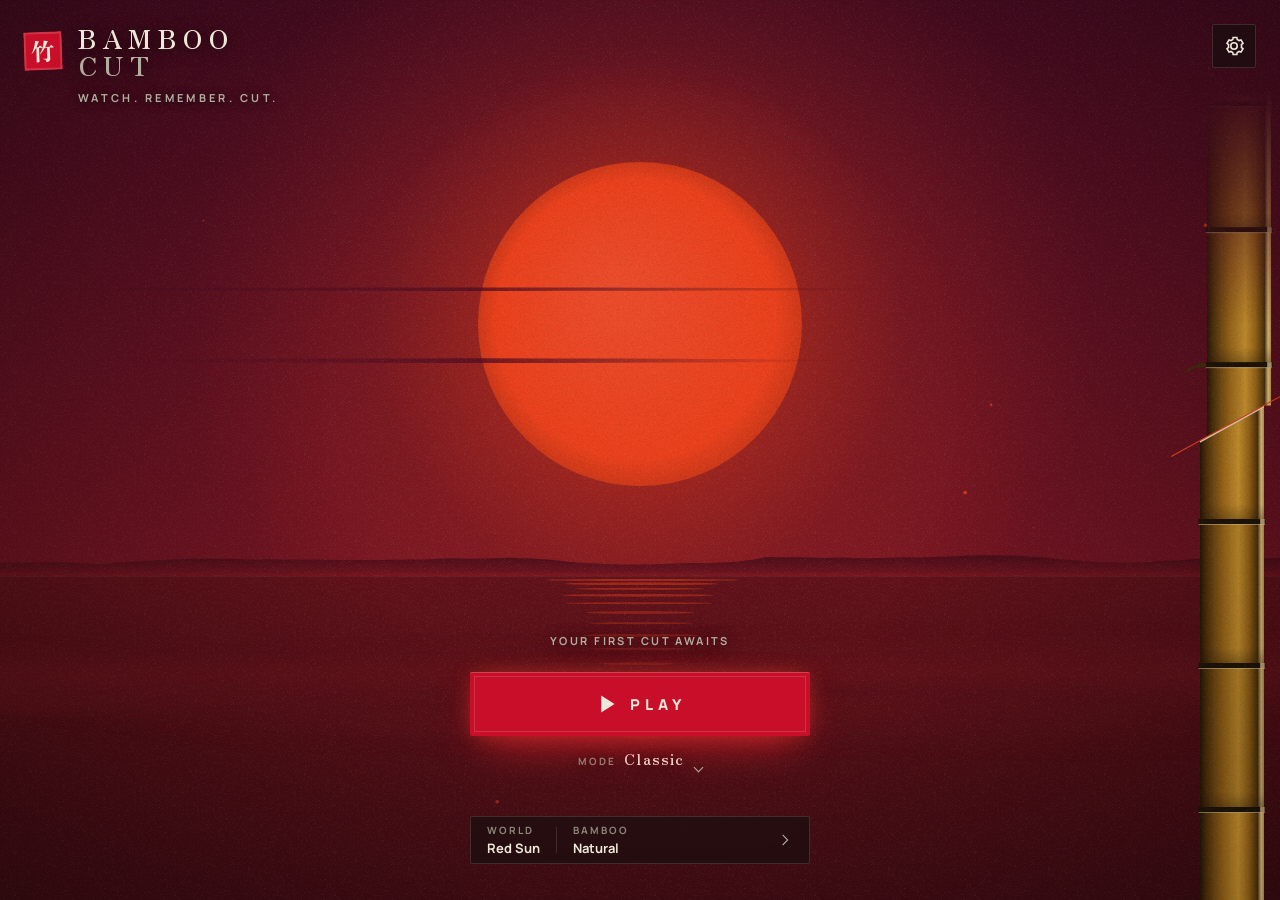
<file: index.html>
<!doctype html>
<html lang="en">
<head>
  <meta charset="utf-8" />
  <meta name="viewport" content="width=device-width, initial-scale=1, viewport-fit=cover, user-scalable=no" />
  <meta name="theme-color" content="#0A0A0B" />
  <meta name="robots" content="noindex" />
  <title>BAMBOO CUT</title>
  <!-- Telegram Mini App bridge: provides WebApp.initData, which the server verifies (ARCHITECTURE §5.1). -->
  <script type="module" crossorigin src="./assets/main-BcaYMk87.js"></script>
  <link rel="stylesheet" crossorigin href="./assets/main-D4PzMAQY.css">
</head>
<body>
  <div id="app"></div>
</body>
</html>
</file>
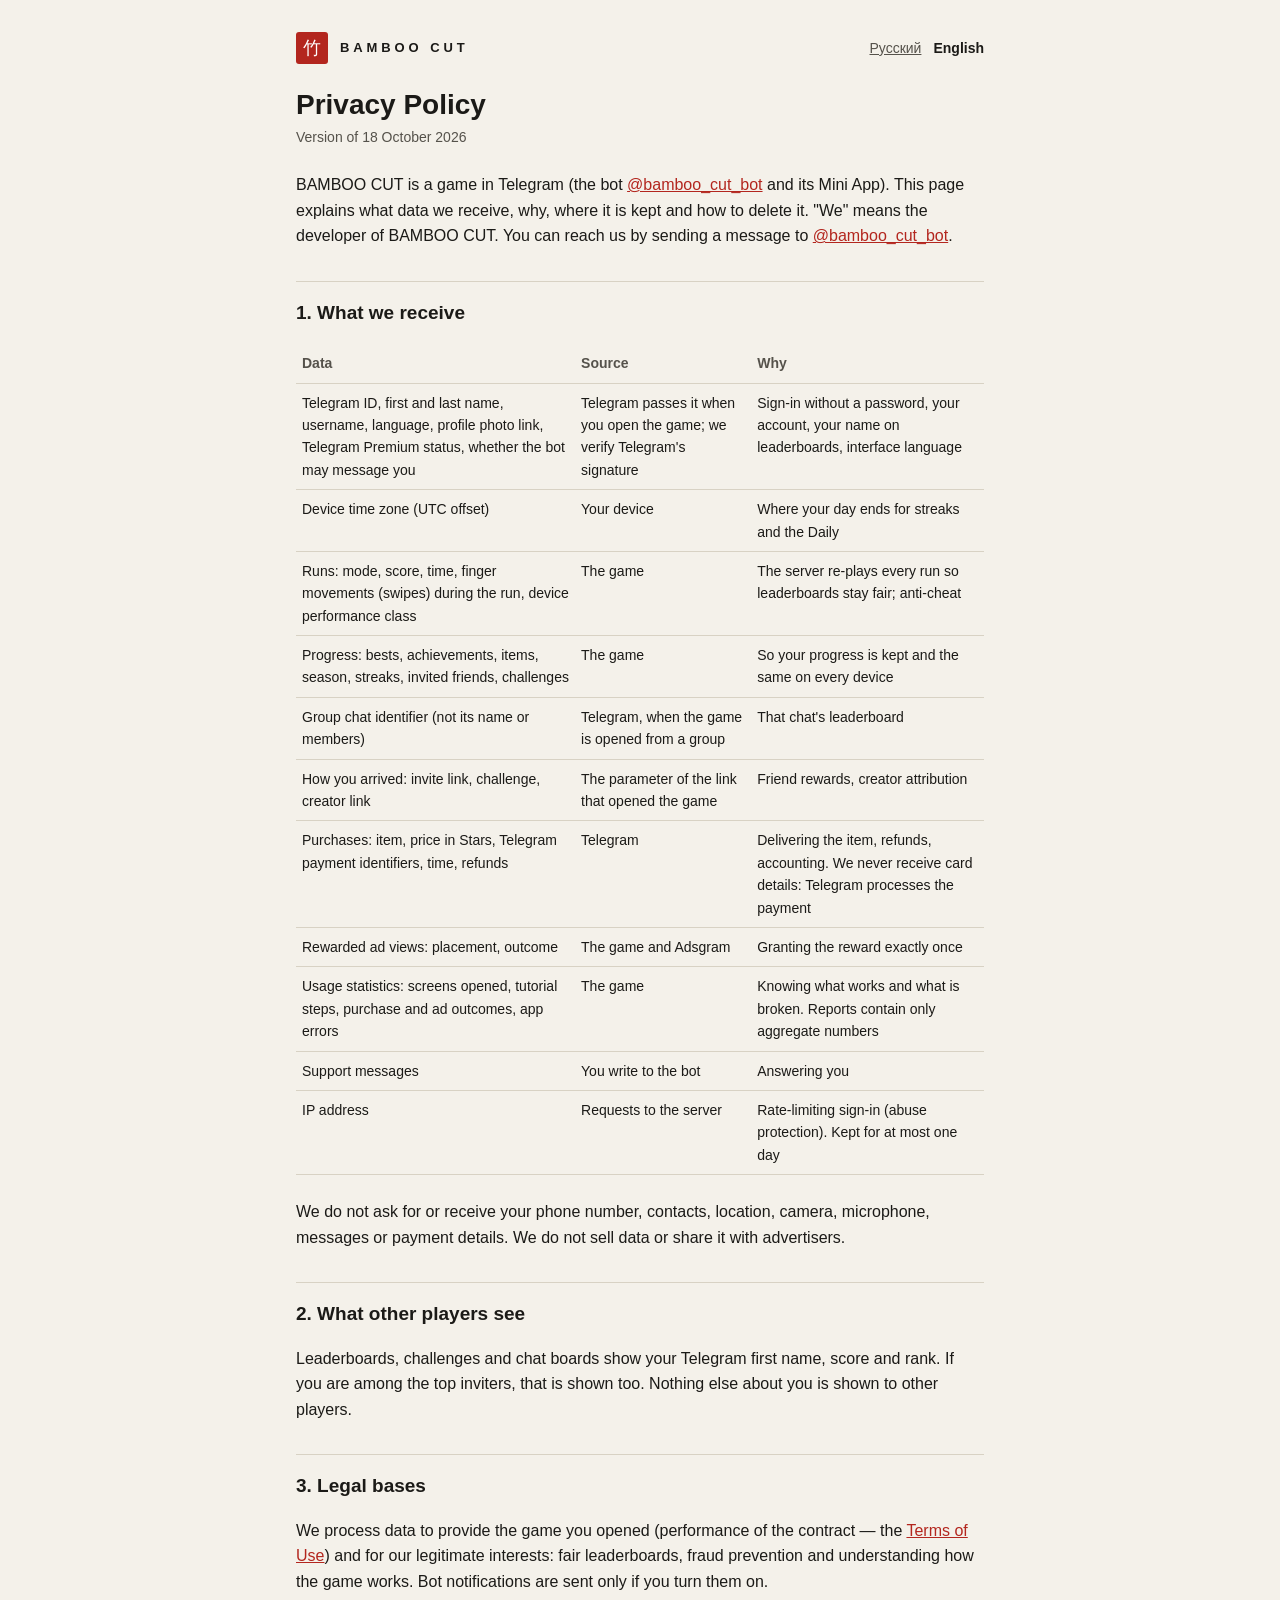
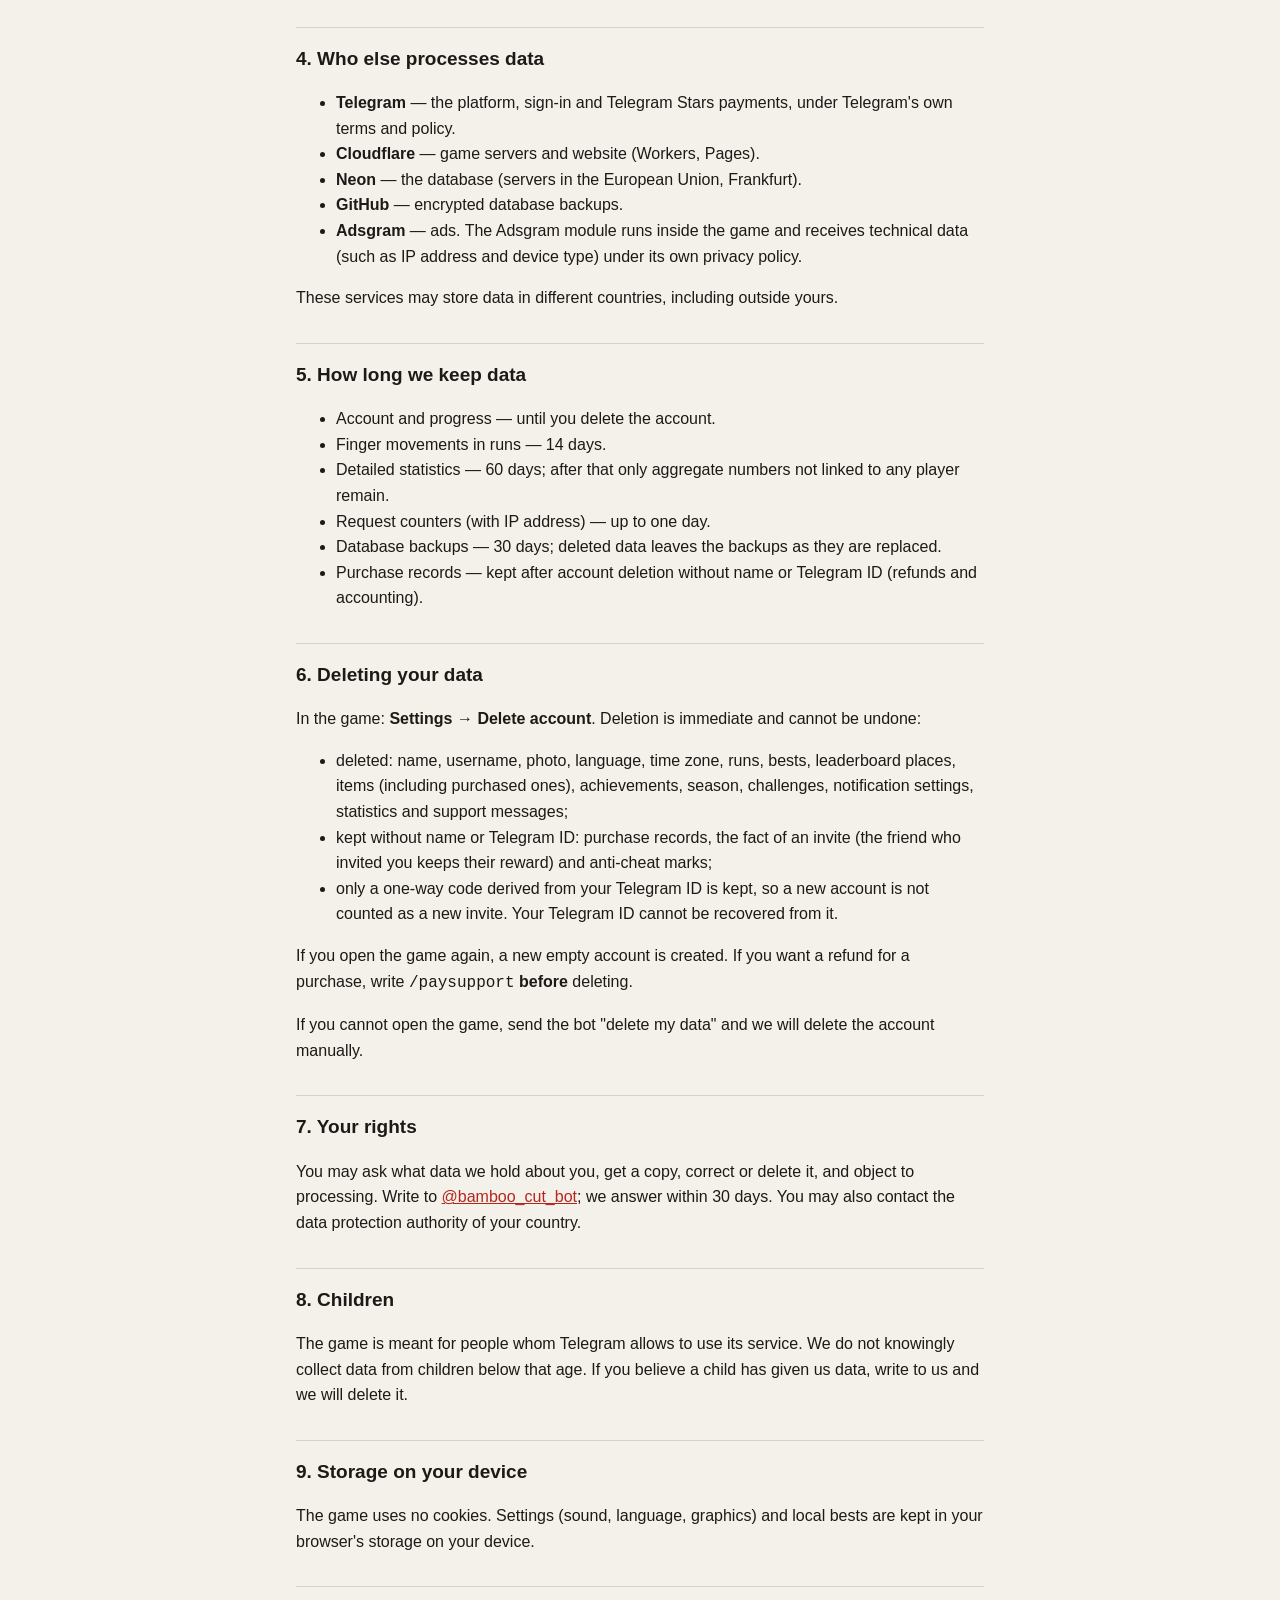
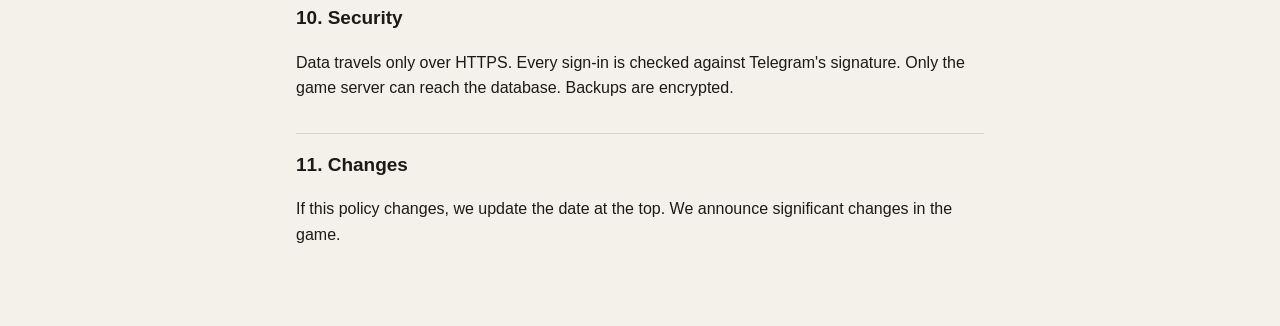
<file: legal/privacy.html>
<!doctype html>
<html lang="ru">
<head>
  <meta charset="utf-8" />
  <meta name="viewport" content="width=device-width, initial-scale=1" />
  <title>BAMBOO CUT — Privacy Policy</title>
  <link rel="stylesheet" href="legal.css" />
</head>
<body>
<main>
  <header>
    <span class="seal" aria-hidden="true">竹</span><span class="brand">BAMBOO CUT</span>
    <nav class="langs"><a href="?lang=ru" hreflang="ru">Русский</a><a href="?lang=en" hreflang="en">English</a></nav>
  </header>

  <article lang="ru">
    <h1>Политика конфиденциальности</h1>
    <p class="date">Редакция от 18 октября 2026 г.</p>
    <p>BAMBOO CUT — игра в Telegram (бот <a href="https://t.me/bamboo_cut_bot">@bamboo_cut_bot</a> и мини-приложение). Здесь написано, какие данные мы получаем, зачем, где они хранятся и как их удалить. «Мы» — разработчик BAMBOO CUT. Связаться с нами можно, написав сообщение боту <a href="https://t.me/bamboo_cut_bot">@bamboo_cut_bot</a>.</p>

    <h2>1. Какие данные мы получаем</h2>
    <div class="wrap"><table>
      <tr><th>Данные</th><th>Откуда</th><th>Зачем</th></tr>
      <tr><td>Telegram ID, имя, фамилия, username, язык, ссылка на фото профиля, наличие Telegram Premium, разрешение боту писать вам</td><td>Telegram передаёт их при открытии игры; мы проверяем подпись Telegram</td><td>Вход в игру без пароля, ваш аккаунт, имя в рейтингах, язык интерфейса</td></tr>
      <tr><td>Часовой пояс устройства (смещение от UTC)</td><td>Устройство</td><td>Граница дня для серии и ежедневного испытания</td></tr>
      <tr><td>Забеги: режим, очки, время, движения пальца (свайпы) в забеге, класс производительности устройства</td><td>Игра</td><td>Сервер пересчитывает каждый забег, чтобы рейтинги были честными; защита от читов</td></tr>
      <tr><td>Прогресс: рекорды, достижения, предметы, сезон, серии, приглашённые друзья, вызовы</td><td>Игра</td><td>Чтобы прогресс сохранялся и был одинаковым на всех устройствах</td></tr>
      <tr><td>Идентификатор группового чата (не название и не участники)</td><td>Telegram, если игра открыта из группы</td><td>Рейтинг этого чата</td></tr>
      <tr><td>Источник прихода: ссылка-приглашение, вызов, ссылка автора</td><td>Параметр ссылки, по которой открыта игра</td><td>Награды за друзей, учёт приглашений авторов</td></tr>
      <tr><td>Покупки: товар, цена в Stars, идентификаторы платежа Telegram, время, возвраты</td><td>Telegram</td><td>Выдача покупки, возвраты, учёт. Данных карты мы не получаем: оплату проводит Telegram</td></tr>
      <tr><td>Просмотры рекламы за награду: место показа, результат</td><td>Игра и Adsgram</td><td>Выдать награду ровно один раз</td></tr>
      <tr><td>Игровая статистика: открытые экраны, шаги обучения, результаты покупок и рекламы, ошибки приложения</td><td>Игра</td><td>Понять, что работает и что сломано. Отчёты — только обобщённые числа</td></tr>
      <tr><td>Сообщения в поддержку</td><td>Вы пишете боту</td><td>Ответить вам</td></tr>
      <tr><td>IP-адрес</td><td>Запрос к серверу</td><td>Ограничение частоты входа (защита от перебора). Хранится не дольше суток</td></tr>
    </table></div>
    <p>Мы не просим и не получаем номер телефона, контакты, геолокацию, камеру, микрофон, переписку и платёжные данные. Мы не продаём данные и не передаём их рекламодателям.</p>

    <h2>2. Что видят другие игроки</h2>
    <p>В рейтингах, вызовах и рейтингах чатов видны ваше имя из Telegram, очки и место. Если вы в числе лучших приглашающих, это тоже видно. Больше ничего о вас другим игрокам не показывается.</p>

    <h2>3. Основания</h2>
    <p>Мы обрабатываем данные, чтобы предоставлять игру, которую вы открыли (исполнение договора — <a href="terms.html">Условий использования</a>), и в наших законных интересах: честные рейтинги, защита от мошенничества, понимание того, как работает игра. Уведомления от бота — только если вы сами их включили.</p>

    <h2>4. Кто ещё обрабатывает данные</h2>
    <ul>
      <li><b>Telegram</b> — платформа, вход, платежи Telegram Stars. Действуют правила и политика Telegram.</li>
      <li><b>Cloudflare</b> — серверы игры и сайт (Workers, Pages).</li>
      <li><b>Neon</b> — база данных (сервер в Европейском союзе, Франкфурт).</li>
      <li><b>GitHub</b> — зашифрованные резервные копии базы.</li>
      <li><b>Adsgram</b> — показ рекламы. Рекламный модуль Adsgram загружается в игре и сам получает технические данные (например, IP-адрес и тип устройства) по своей политике конфиденциальности.</li>
    </ul>
    <p>Эти сервисы могут хранить данные в разных странах, в том числе за пределами вашей.</p>

    <h2>5. Сколько хранятся данные</h2>
    <ul>
      <li>Аккаунт и прогресс — пока вы не удалите аккаунт.</li>
      <li>Движения пальца в забегах — 14 дней.</li>
      <li>Подробная статистика — 60 дней, дальше остаются только обобщённые числа без привязки к игроку.</li>
      <li>Счётчики частоты запросов (с IP-адресом) — до суток.</li>
      <li>Резервные копии базы — 30 дней. Удалённые данные исчезают из копий по мере их замены.</li>
      <li>Записи о покупках — после удаления аккаунта остаются без имени и Telegram ID (для возвратов и учёта).</li>
    </ul>

    <h2 id="delete">6. Как удалить данные</h2>
    <p>В игре: <b>Настройки → Удалить аккаунт</b>. Удаление происходит сразу и необратимо:</p>
    <ul>
      <li>удаляются имя, username, фото, язык, часовой пояс, забеги, рекорды, места в рейтингах, предметы (включая купленные), достижения, сезон, вызовы, настройки уведомлений, статистика и сообщения в поддержку;</li>
      <li>остаются без имени и Telegram ID: записи о покупках, факт приглашения (другу, который вас пригласил, награда сохраняется) и отметки системы защиты от читов;</li>
      <li>сохраняется только необратимый код от вашего Telegram ID. По нему новый аккаунт не засчитывается как новое приглашение. Узнать по коду ваш Telegram ID нельзя.</li>
    </ul>
    <p>Если вы снова откроете игру, будет создан новый пустой аккаунт. Если хотите вернуть деньги за покупку, напишите в <code>/paysupport</code> <b>до</b> удаления.</p>
    <p>Если открыть игру не получается, напишите боту «удалить мои данные» — мы удалим аккаунт вручную.</p>

    <h2>7. Ваши права</h2>
    <p>Вы можете узнать, какие данные о вас хранятся, получить их копию, исправить или удалить их и возразить против обработки. Напишите боту <a href="https://t.me/bamboo_cut_bot">@bamboo_cut_bot</a>. Мы ответим в течение 30 дней. Вы также можете обратиться в орган по защите данных своей страны.</p>

    <h2>8. Дети</h2>
    <p>Игра рассчитана на пользователей, которым Telegram разрешает пользоваться сервисом. Мы сознательно не собираем данные детей младше этого возраста. Если вы считаете, что ребёнок передал нам данные, напишите нам — мы их удалим.</p>

    <h2>9. Хранение на устройстве</h2>
    <p>Игра не использует cookies. Настройки (звук, язык, графика) и локальные рекорды хранятся в памяти браузера на вашем устройстве.</p>

    <h2>10. Безопасность</h2>
    <p>Данные передаются только по HTTPS. Каждый вход проверяется подписью Telegram. Доступ к базе есть только у сервера игры. Резервные копии зашифрованы.</p>

    <h2>11. Изменения</h2>
    <p>Если политика изменится, мы обновим дату вверху страницы. О существенных изменениях сообщим в игре.</p>
  </article>

  <article lang="en" hidden>
    <h1>Privacy Policy</h1>
    <p class="date">Version of 18 October 2026</p>
    <p>BAMBOO CUT is a game in Telegram (the bot <a href="https://t.me/bamboo_cut_bot">@bamboo_cut_bot</a> and its Mini App). This page explains what data we receive, why, where it is kept and how to delete it. "We" means the developer of BAMBOO CUT. You can reach us by sending a message to <a href="https://t.me/bamboo_cut_bot">@bamboo_cut_bot</a>.</p>

    <h2>1. What we receive</h2>
    <div class="wrap"><table>
      <tr><th>Data</th><th>Source</th><th>Why</th></tr>
      <tr><td>Telegram ID, first and last name, username, language, profile photo link, Telegram Premium status, whether the bot may message you</td><td>Telegram passes it when you open the game; we verify Telegram's signature</td><td>Sign-in without a password, your account, your name on leaderboards, interface language</td></tr>
      <tr><td>Device time zone (UTC offset)</td><td>Your device</td><td>Where your day ends for streaks and the Daily</td></tr>
      <tr><td>Runs: mode, score, time, finger movements (swipes) during the run, device performance class</td><td>The game</td><td>The server re-plays every run so leaderboards stay fair; anti-cheat</td></tr>
      <tr><td>Progress: bests, achievements, items, season, streaks, invited friends, challenges</td><td>The game</td><td>So your progress is kept and the same on every device</td></tr>
      <tr><td>Group chat identifier (not its name or members)</td><td>Telegram, when the game is opened from a group</td><td>That chat's leaderboard</td></tr>
      <tr><td>How you arrived: invite link, challenge, creator link</td><td>The parameter of the link that opened the game</td><td>Friend rewards, creator attribution</td></tr>
      <tr><td>Purchases: item, price in Stars, Telegram payment identifiers, time, refunds</td><td>Telegram</td><td>Delivering the item, refunds, accounting. We never receive card details: Telegram processes the payment</td></tr>
      <tr><td>Rewarded ad views: placement, outcome</td><td>The game and Adsgram</td><td>Granting the reward exactly once</td></tr>
      <tr><td>Usage statistics: screens opened, tutorial steps, purchase and ad outcomes, app errors</td><td>The game</td><td>Knowing what works and what is broken. Reports contain only aggregate numbers</td></tr>
      <tr><td>Support messages</td><td>You write to the bot</td><td>Answering you</td></tr>
      <tr><td>IP address</td><td>Requests to the server</td><td>Rate-limiting sign-in (abuse protection). Kept for at most one day</td></tr>
    </table></div>
    <p>We do not ask for or receive your phone number, contacts, location, camera, microphone, messages or payment details. We do not sell data or share it with advertisers.</p>

    <h2>2. What other players see</h2>
    <p>Leaderboards, challenges and chat boards show your Telegram first name, score and rank. If you are among the top inviters, that is shown too. Nothing else about you is shown to other players.</p>

    <h2>3. Legal bases</h2>
    <p>We process data to provide the game you opened (performance of the contract — the <a href="terms.html">Terms of Use</a>) and for our legitimate interests: fair leaderboards, fraud prevention and understanding how the game works. Bot notifications are sent only if you turn them on.</p>

    <h2>4. Who else processes data</h2>
    <ul>
      <li><b>Telegram</b> — the platform, sign-in and Telegram Stars payments, under Telegram's own terms and policy.</li>
      <li><b>Cloudflare</b> — game servers and website (Workers, Pages).</li>
      <li><b>Neon</b> — the database (servers in the European Union, Frankfurt).</li>
      <li><b>GitHub</b> — encrypted database backups.</li>
      <li><b>Adsgram</b> — ads. The Adsgram module runs inside the game and receives technical data (such as IP address and device type) under its own privacy policy.</li>
    </ul>
    <p>These services may store data in different countries, including outside yours.</p>

    <h2>5. How long we keep data</h2>
    <ul>
      <li>Account and progress — until you delete the account.</li>
      <li>Finger movements in runs — 14 days.</li>
      <li>Detailed statistics — 60 days; after that only aggregate numbers not linked to any player remain.</li>
      <li>Request counters (with IP address) — up to one day.</li>
      <li>Database backups — 30 days; deleted data leaves the backups as they are replaced.</li>
      <li>Purchase records — kept after account deletion without name or Telegram ID (refunds and accounting).</li>
    </ul>

    <h2 id="delete-en">6. Deleting your data</h2>
    <p>In the game: <b>Settings → Delete account</b>. Deletion is immediate and cannot be undone:</p>
    <ul>
      <li>deleted: name, username, photo, language, time zone, runs, bests, leaderboard places, items (including purchased ones), achievements, season, challenges, notification settings, statistics and support messages;</li>
      <li>kept without name or Telegram ID: purchase records, the fact of an invite (the friend who invited you keeps their reward) and anti-cheat marks;</li>
      <li>only a one-way code derived from your Telegram ID is kept, so a new account is not counted as a new invite. Your Telegram ID cannot be recovered from it.</li>
    </ul>
    <p>If you open the game again, a new empty account is created. If you want a refund for a purchase, write <code>/paysupport</code> <b>before</b> deleting.</p>
    <p>If you cannot open the game, send the bot "delete my data" and we will delete the account manually.</p>

    <h2>7. Your rights</h2>
    <p>You may ask what data we hold about you, get a copy, correct or delete it, and object to processing. Write to <a href="https://t.me/bamboo_cut_bot">@bamboo_cut_bot</a>; we answer within 30 days. You may also contact the data protection authority of your country.</p>

    <h2>8. Children</h2>
    <p>The game is meant for people whom Telegram allows to use its service. We do not knowingly collect data from children below that age. If you believe a child has given us data, write to us and we will delete it.</p>

    <h2>9. Storage on your device</h2>
    <p>The game uses no cookies. Settings (sound, language, graphics) and local bests are kept in your browser's storage on your device.</p>

    <h2>10. Security</h2>
    <p>Data travels only over HTTPS. Every sign-in is checked against Telegram's signature. Only the game server can reach the database. Backups are encrypted.</p>

    <h2>11. Changes</h2>
    <p>If this policy changes, we update the date at the top. We announce significant changes in the game.</p>
  </article>
</main>
<script src="lang.js"></script>
</body>
</html>
</file>
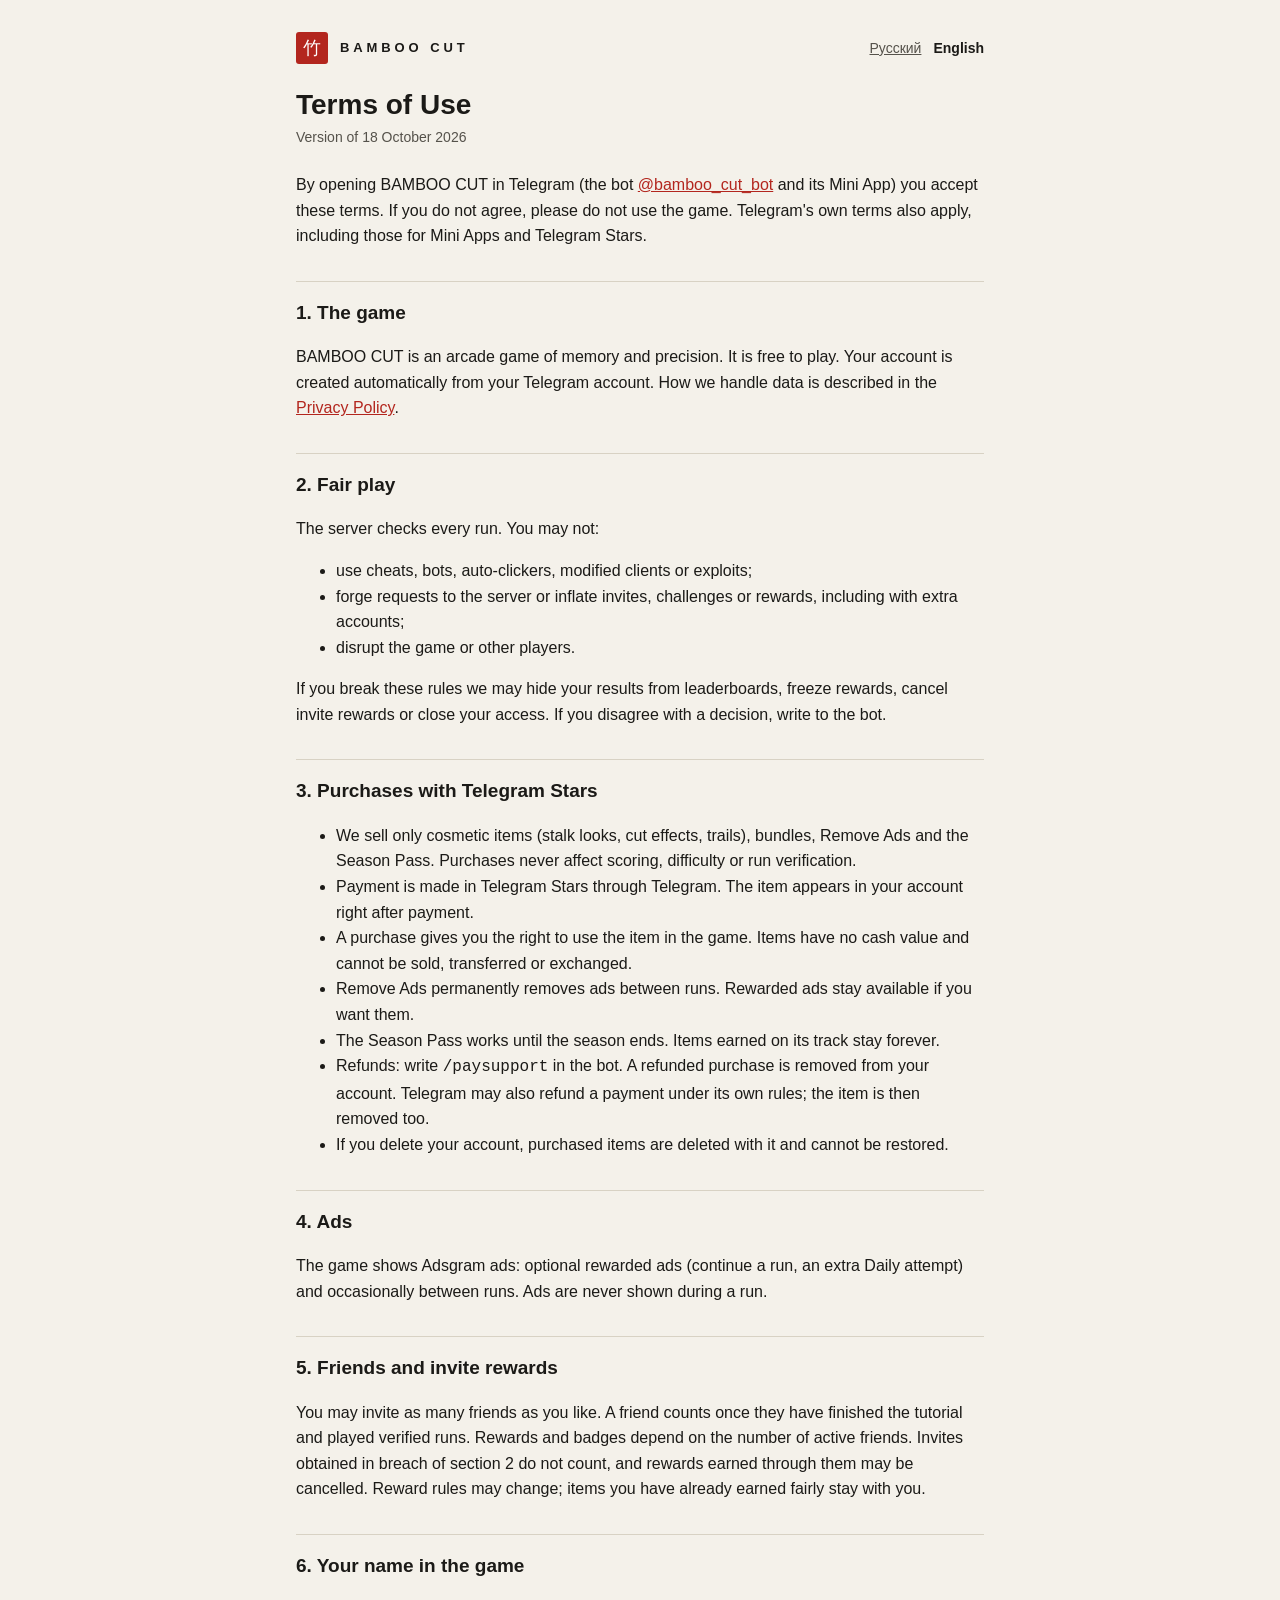
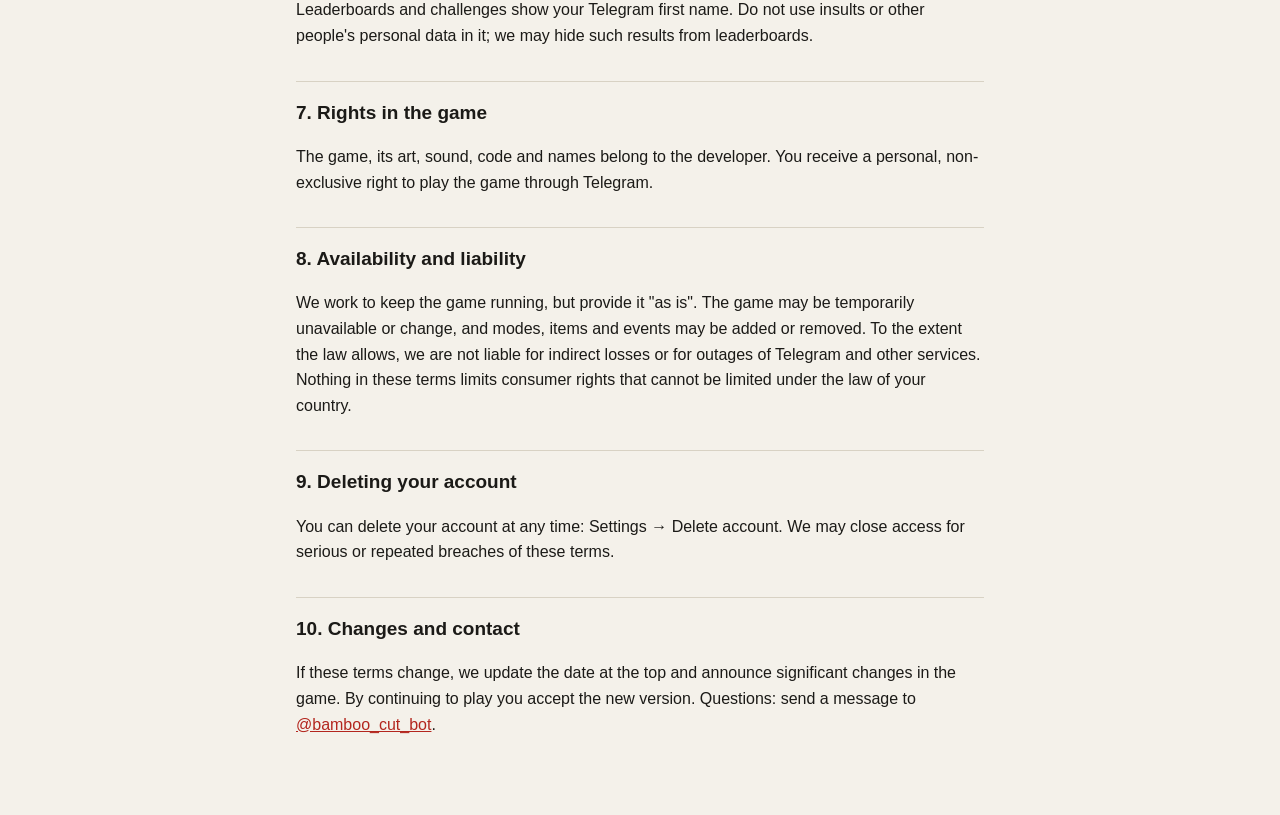
<file: legal/terms.html>
<!doctype html>
<html lang="ru">
<head>
  <meta charset="utf-8" />
  <meta name="viewport" content="width=device-width, initial-scale=1" />
  <title>BAMBOO CUT — Terms of Use</title>
  <link rel="stylesheet" href="legal.css" />
</head>
<body>
<main>
  <header>
    <span class="seal" aria-hidden="true">竹</span><span class="brand">BAMBOO CUT</span>
    <nav class="langs"><a href="?lang=ru" hreflang="ru">Русский</a><a href="?lang=en" hreflang="en">English</a></nav>
  </header>

  <article lang="ru">
    <h1>Условия использования</h1>
    <p class="date">Редакция от 18 октября 2026 г.</p>
    <p>Открывая BAMBOO CUT в Telegram (бот <a href="https://t.me/bamboo_cut_bot">@bamboo_cut_bot</a> и мини-приложение), вы принимаете эти условия. Если вы с ними не согласны, не пользуйтесь игрой. Также действуют правила Telegram, в том числе для мини-приложений и Telegram Stars.</p>

    <h2>1. Игра</h2>
    <p>BAMBOO CUT — аркада на память и точность. Игра бесплатна. Аккаунт создаётся автоматически по вашему аккаунту Telegram. Как мы обращаемся с данными — в <a href="privacy.html">Политике конфиденциальности</a>.</p>

    <h2>2. Честная игра</h2>
    <p>Каждый забег проверяет сервер. Запрещено:</p>
    <ul>
      <li>использовать читы, ботов, автокликеры, изменённые клиенты и уязвимости;</li>
      <li>подделывать запросы к серверу, накручивать приглашения, вызовы и награды, в том числе с помощью дополнительных аккаунтов;</li>
      <li>мешать работе игры и других игроков.</li>
    </ul>
    <p>При нарушении мы можем скрыть результаты из рейтингов, заморозить награды, отменить награды за приглашения или закрыть доступ к игре. Если вы не согласны с решением, напишите боту.</p>

    <h2>3. Покупки за Telegram Stars</h2>
    <ul>
      <li>Продаются только косметические предметы (облик стебля, эффекты разреза, следы), наборы, «Без рекламы» и Season Pass. Покупки не влияют на очки, сложность и проверку забегов.</li>
      <li>Оплата проводится в Telegram Stars через Telegram. Предмет появляется в аккаунте сразу после оплаты.</li>
      <li>Покупка — это право пользоваться предметом в игре. Предметы не имеют денежной стоимости, их нельзя продать, передать или обменять.</li>
      <li>«Без рекламы» навсегда убирает рекламу между забегами. Реклама за награду остаётся по желанию.</li>
      <li>Season Pass действует до конца сезона. Предметы, полученные на его треке, остаются навсегда.</li>
      <li>Возврат: напишите <code>/paysupport</code> в боте. Возвращённая покупка удаляется из аккаунта. Telegram может вернуть платёж и по своим правилам — тогда предмет тоже удаляется.</li>
      <li>Если вы удалите аккаунт, купленные предметы удаляются вместе с ним и не восстанавливаются.</li>
    </ul>

    <h2>4. Реклама</h2>
    <p>В игре есть реклама Adsgram: по желанию — за награду (продолжить забег, лишняя попытка в ежедневном испытании) и иногда между забегами. Реклама никогда не показывается во время забега.</p>

    <h2>5. Друзья и награды за приглашения</h2>
    <p>Приглашать можно сколько угодно друзей. Друг засчитывается, когда он прошёл обучение и сыграл проверенные забеги. Награды и значки зависят от числа активных друзей. Приглашения, полученные с нарушением раздела 2, не засчитываются, а полученные за них награды могут быть отменены. Условия наград могут меняться; уже полученные честным путём предметы остаются у вас.</p>

    <h2>6. Ваше имя в игре</h2>
    <p>В рейтингах и вызовах показывается ваше имя из Telegram. Не используйте в имени Telegram оскорбления и чужие данные: мы можем скрыть такой результат из рейтингов.</p>

    <h2>7. Права на игру</h2>
    <p>Игра, её графика, звук, код и названия принадлежат разработчику. Вам предоставляется личное, неисключительное право играть в игру через Telegram.</p>

    <h2>8. Доступность и ответственность</h2>
    <p>Мы стараемся, чтобы игра работала без перебоев, но предоставляем её «как есть». Игра может временно не работать, меняться, а режимы, предметы и события — добавляться и убираться. В пределах, разрешённых законом, мы не отвечаем за косвенные убытки и за перебои в работе Telegram и других сервисов. Ничто в этих условиях не ограничивает права потребителя, которые нельзя ограничить по закону вашей страны.</p>

    <h2>9. Удаление аккаунта</h2>
    <p>Вы можете удалить аккаунт в любой момент: Настройки → Удалить аккаунт. Мы можем закрыть доступ при серьёзном или повторном нарушении этих условий.</p>

    <h2>10. Изменения и связь</h2>
    <p>Если условия изменятся, мы обновим дату вверху страницы и сообщим о существенных изменениях в игре. Продолжая играть, вы принимаете новую редакцию. Вопросы — сообщением боту <a href="https://t.me/bamboo_cut_bot">@bamboo_cut_bot</a>.</p>
  </article>

  <article lang="en" hidden>
    <h1>Terms of Use</h1>
    <p class="date">Version of 18 October 2026</p>
    <p>By opening BAMBOO CUT in Telegram (the bot <a href="https://t.me/bamboo_cut_bot">@bamboo_cut_bot</a> and its Mini App) you accept these terms. If you do not agree, please do not use the game. Telegram's own terms also apply, including those for Mini Apps and Telegram Stars.</p>

    <h2>1. The game</h2>
    <p>BAMBOO CUT is an arcade game of memory and precision. It is free to play. Your account is created automatically from your Telegram account. How we handle data is described in the <a href="privacy.html">Privacy Policy</a>.</p>

    <h2>2. Fair play</h2>
    <p>The server checks every run. You may not:</p>
    <ul>
      <li>use cheats, bots, auto-clickers, modified clients or exploits;</li>
      <li>forge requests to the server or inflate invites, challenges or rewards, including with extra accounts;</li>
      <li>disrupt the game or other players.</li>
    </ul>
    <p>If you break these rules we may hide your results from leaderboards, freeze rewards, cancel invite rewards or close your access. If you disagree with a decision, write to the bot.</p>

    <h2>3. Purchases with Telegram Stars</h2>
    <ul>
      <li>We sell only cosmetic items (stalk looks, cut effects, trails), bundles, Remove Ads and the Season Pass. Purchases never affect scoring, difficulty or run verification.</li>
      <li>Payment is made in Telegram Stars through Telegram. The item appears in your account right after payment.</li>
      <li>A purchase gives you the right to use the item in the game. Items have no cash value and cannot be sold, transferred or exchanged.</li>
      <li>Remove Ads permanently removes ads between runs. Rewarded ads stay available if you want them.</li>
      <li>The Season Pass works until the season ends. Items earned on its track stay forever.</li>
      <li>Refunds: write <code>/paysupport</code> in the bot. A refunded purchase is removed from your account. Telegram may also refund a payment under its own rules; the item is then removed too.</li>
      <li>If you delete your account, purchased items are deleted with it and cannot be restored.</li>
    </ul>

    <h2>4. Ads</h2>
    <p>The game shows Adsgram ads: optional rewarded ads (continue a run, an extra Daily attempt) and occasionally between runs. Ads are never shown during a run.</p>

    <h2>5. Friends and invite rewards</h2>
    <p>You may invite as many friends as you like. A friend counts once they have finished the tutorial and played verified runs. Rewards and badges depend on the number of active friends. Invites obtained in breach of section 2 do not count, and rewards earned through them may be cancelled. Reward rules may change; items you have already earned fairly stay with you.</p>

    <h2>6. Your name in the game</h2>
    <p>Leaderboards and challenges show your Telegram first name. Do not use insults or other people's personal data in it; we may hide such results from leaderboards.</p>

    <h2>7. Rights in the game</h2>
    <p>The game, its art, sound, code and names belong to the developer. You receive a personal, non-exclusive right to play the game through Telegram.</p>

    <h2>8. Availability and liability</h2>
    <p>We work to keep the game running, but provide it "as is". The game may be temporarily unavailable or change, and modes, items and events may be added or removed. To the extent the law allows, we are not liable for indirect losses or for outages of Telegram and other services. Nothing in these terms limits consumer rights that cannot be limited under the law of your country.</p>

    <h2>9. Deleting your account</h2>
    <p>You can delete your account at any time: Settings → Delete account. We may close access for serious or repeated breaches of these terms.</p>

    <h2>10. Changes and contact</h2>
    <p>If these terms change, we update the date at the top and announce significant changes in the game. By continuing to play you accept the new version. Questions: send a message to <a href="https://t.me/bamboo_cut_bot">@bamboo_cut_bot</a>.</p>
  </article>
</main>
<script src="lang.js"></script>
</body>
</html>
</file>
<file: assets/main-D4PzMAQY.css>
*{box-sizing:border-box;-webkit-tap-highlight-color:transparent}:root{--safe-top: env(safe-area-inset-top, 0px);--safe-bottom: env(safe-area-inset-bottom, 0px)}html,body{margin:0;height:100%;overflow:hidden;overscroll-behavior:none}body{background:var(--bg);color:var(--text);font:500 15px/1.4 var(--font-text);-webkit-font-smoothing:antialiased;user-select:none;-webkit-user-select:none}#app{position:fixed;inset:0}.num{font-variant-numeric:tabular-nums lining-nums}.hidden{display:none!important}.eyebrow{font:700 11px/1.3 var(--font-text);letter-spacing:.22em;text-transform:uppercase;color:var(--text-soft)}.screen{position:absolute;inset:0;display:flex;flex-direction:column;isolation:isolate;overflow:hidden;padding:calc(var(--safe-top) + var(--s5)) var(--s5) calc(var(--safe-bottom) + var(--s5));background:var(--bg);animation:enter var(--t-slow) var(--ease-settle)}.screen>*{position:relative;z-index:1}.screen>.backdrop{position:absolute;inset:0;width:100%;height:100%;z-index:0}@keyframes enter{0%{opacity:0}}.reduced .screen,.reduced .sheet,.reduced .scrim,.reduced .stamp,.reduced .hud-score.tick,.reduced .hud-combo.rise,.reduced .life{animation:none!important}.btn{font:800 13px var(--font-text);letter-spacing:.16em;text-transform:uppercase;border:0;cursor:pointer;color:var(--text);min-height:48px;padding:0 var(--s5);border-radius:var(--r-sm);display:inline-flex;align-items:center;justify-content:center;gap:var(--s3);transition:transform var(--t-instant) var(--ease-out),background-color var(--t-fast) var(--ease-out),border-color var(--t-fast)}.btn svg{flex:none}.btn:active{transform:scale(.985)}.btn-primary{position:relative;min-height:64px;font-size:15px;letter-spacing:.32em;text-transform:uppercase;padding:0 var(--s6);background:var(--crimson);color:var(--bone);box-shadow:0 18px 44px -14px #ff2832bf,0 0 22px -6px #ff4b2699,inset 0 1px #fff0e638}.btn-primary:after{content:"";position:absolute;inset:4px;border:1px solid rgba(238,231,218,.16);pointer-events:none}.btn-primary:active{background:var(--ember)}.btn-secondary{background:var(--panel);color:var(--text);border:1px solid var(--line-strong);-webkit-backdrop-filter:blur(8px);backdrop-filter:blur(8px)}.btn-secondary:active{border-color:var(--text-soft)}.btn-icon{width:44px;height:44px;min-height:44px;padding:0;color:var(--text);background:var(--panel);border:1px solid var(--line);-webkit-backdrop-filter:blur(6px);backdrop-filter:blur(6px)}.btn-icon:active{border-color:var(--line-strong)}.btn-ghost{background:none;color:var(--text-soft);letter-spacing:.12em;text-decoration:underline;text-underline-offset:5px;text-decoration-color:var(--line-strong)}.btn:focus-visible,.chip:focus-visible,.toggle:focus-visible{outline:1px solid var(--vermilion);outline-offset:3px}.panel{background:var(--panel);border:1px solid var(--line);border-radius:var(--r-sm);padding:var(--s4);-webkit-backdrop-filter:blur(10px);backdrop-filter:blur(10px)}.wordmark{position:relative;display:inline-flex;align-items:center;gap:var(--s4)}.wordmark .seal{width:38px;height:38px;flex:none;display:grid;place-items:center;transform:rotate(-2deg);background:var(--crimson);color:var(--bone);font:900 24px/1 var(--font-display);box-shadow:inset 0 0 0 2px #eee7da2e}.wm-text{display:flex;flex-direction:column;font:900 26px/1.04 var(--font-display);letter-spacing:.24em;color:var(--text);text-shadow:0 2px 16px var(--world-shadow)}.wm-text span:last-child{color:var(--text-soft)}.wm-md .wm-text{font-size:20px}.wm-md .seal{width:30px;height:30px;font-size:19px}.loading{align-items:center;justify-content:center;gap:var(--s6)}.brushbar{width:52%;max-width:220px;height:2px;background:var(--line);overflow:hidden}.brushbar i{display:block;height:100%;background:var(--vermilion);transform-origin:left center;transition:transform var(--t-base) var(--ease-settle)}.loading p{margin:0;font:500 12px var(--font-text);letter-spacing:.22em;color:var(--text-mute)}.closed{gap:var(--s4);text-align:center;padding-inline:var(--s6)}.closed h1{margin:var(--s4) 0 0;font:700 18px var(--font-display);letter-spacing:.12em;text-transform:uppercase;color:var(--text)}.closed .closed-body{max-width:300px;font:400 14px/1.5 var(--font-text);letter-spacing:0;color:var(--text-soft)}.closed .btn-primary{width:min(100%,300px);margin-top:var(--s4)}.home-top{display:flex;justify-content:space-between;align-items:flex-start;gap:var(--s4)}.tagline{margin:var(--s3) 0 0 54px;text-shadow:0 1px 10px var(--world-shadow);font:600 11px var(--font-text);letter-spacing:.3em;text-transform:uppercase;color:var(--text-soft)}.home-bottom{margin-top:auto;display:flex;flex-direction:column;align-items:center;gap:var(--s5);padding-bottom:var(--s3)}.home-bottom .btn-primary{width:min(100%,340px)}.best{text-align:center;text-shadow:0 2px 16px var(--world-shadow);max-width:calc(100vw - (2*(54px + min(32px,7.5vw))))}.best .value{font:900 40px/1.1 var(--font-display);color:var(--text);letter-spacing:.04em;margin-top:var(--s1)}.game{position:absolute;inset:0;background:var(--bg)}.game canvas{position:absolute;inset:0;width:100%;height:100%;touch-action:none}.hud{position:absolute;left:0;right:0;top:0;pointer-events:none;padding:calc(var(--safe-top) + var(--s3)) var(--s4) 0;display:grid;grid-template-columns:1fr auto 1fr;align-items:start}.hud-left{display:flex;flex-direction:column;gap:var(--s2)}.hud-lives{position:relative;display:inline-flex;align-items:center;padding:6px 12px 6px 46px;min-height:40px;width:max-content;background:var(--panel);border:1px solid var(--line);border-radius:var(--r-sm);-webkit-backdrop-filter:blur(6px);backdrop-filter:blur(6px)}.hud-arc{position:absolute;left:2px;top:-1px;width:40px;height:40px;transform:rotate(-90deg)}.hud-arc circle{fill:none;stroke-width:2}.hud-arc .track{stroke:var(--line)}.hud-arc .ring{stroke:var(--text);transition:stroke var(--t-fast)}.hud-arc .ring.low{stroke:var(--vermilion)}.hud-arc-icon{position:absolute;left:14px;top:11px;color:var(--text-soft);display:inline-flex}.hud-blades{display:flex;gap:3px}.life{color:var(--line-strong);display:inline-flex}.life.full{color:var(--text)}.life.crack{animation:lose var(--t-slow) var(--ease-settle)}.life.regen{animation:regain var(--t-slow) var(--ease-settle)}@keyframes lose{0%{color:var(--vermilion);transform:translateY(0)}35%{color:var(--vermilion);transform:translateY(3px);opacity:.6}}@keyframes regain{0%{opacity:0;transform:translateY(-4px)}}.hud-clock{font:900 20px var(--font-display);color:var(--text);font-variant-numeric:tabular-nums;text-shadow:0 2px 12px var(--world-shadow);padding-left:2px}.hud-center{display:flex;flex-direction:column;align-items:center}.hud-score{font:900 44px/1 var(--font-display);color:var(--text);letter-spacing:.03em;font-variant-numeric:tabular-nums lining-nums;text-shadow:0 2px 18px var(--world-shadow)}.hud-score.tick{animation:tick var(--t-fast) var(--ease-settle)}@keyframes tick{0%{opacity:.72;transform:translateY(-2px)}}.hud-combo{display:flex;gap:var(--s2);align-items:baseline;margin-top:6px;padding-top:4px;border-top:1px solid var(--text-soft);font:800 12px var(--font-text);letter-spacing:.18em;font-variant-numeric:tabular-nums;opacity:0;transition:opacity var(--t-fast) var(--ease-out);text-shadow:0 1px 10px var(--world-shadow)}.hud-combo b{color:var(--text-soft);font-weight:800}.hud-combo[data-tier="2"]{border-top-color:var(--text)}.hud-combo[data-tier="2"] b{color:var(--text)}.hud-combo[data-tier="3"]{border-top-color:var(--vermilion)}.hud-combo[data-tier="3"] b{color:var(--vermilion)}.hud-combo[data-tier="4"]{border-top-color:var(--crimson)}.hud-combo[data-tier="4"] b{color:var(--crimson)}.hud-combo span{color:var(--text-soft)}.hud-combo.on{opacity:1}.hud-combo.rise{animation:rise var(--t-base) var(--ease-settle)}@keyframes rise{0%{transform:translateY(4px);opacity:.4}}.hud-right{display:flex;justify-content:flex-end;pointer-events:auto}.hint{position:absolute;left:50%;bottom:calc(var(--safe-bottom) + 28px);transform:translate(-50%);background:var(--panel-strong);border:1px solid var(--line);color:var(--text);padding:var(--s2) var(--s4);border-radius:var(--r-sm);font:600 13px var(--font-text);letter-spacing:.04em;white-space:nowrap;pointer-events:none;animation:enter var(--t-base) var(--ease-settle);-webkit-backdrop-filter:blur(8px);backdrop-filter:blur(8px)}.scrim{position:absolute;inset:0;background:var(--scrim);display:flex;align-items:flex-end;animation:fade var(--t-base) var(--ease-out);-webkit-backdrop-filter:blur(3px);backdrop-filter:blur(3px)}@keyframes fade{0%{opacity:0}}.sheet{width:100%;background:var(--panel-strong);color:var(--text);border-top:1px solid var(--line-strong);border-radius:var(--r-xl) var(--r-xl) 0 0;padding:var(--s3) var(--s5) calc(var(--safe-bottom) + var(--s5));display:flex;flex-direction:column;gap:var(--s3);animation:up var(--t-slow) var(--ease-settle);max-height:88%;overflow-y:auto}@keyframes up{0%{transform:translateY(24%);opacity:0}}.sheet h2{margin:0 0 var(--s2);font:700 26px var(--font-display);letter-spacing:.08em;color:var(--text)}.sheet h2:after{content:"";display:block;width:28px;height:1px;background:var(--vermilion);margin-top:var(--s3)}.sheet .btn{width:100%}.result{align-items:center;justify-content:space-between;gap:var(--s4);overflow-y:auto}.result:before{content:"";position:absolute;inset:0;z-index:0;pointer-events:none;background:linear-gradient(var(--veil-soft),transparent 35%,var(--veil) 72%,var(--bg))}.result-head{display:flex;flex-direction:column;align-items:center;gap:var(--s2);margin-top:var(--s5);text-align:center}.result .score{font:900 84px/1 var(--font-display);color:var(--text);letter-spacing:.02em;text-shadow:0 4px 30px var(--world-shadow)}.record{font:900 13px var(--font-display);letter-spacing:.34em;color:var(--text);background:var(--panel-strong);border:1.5px solid var(--vermilion);box-shadow:inset 0 0 0 3px var(--panel-strong),inset 0 0 0 4px #e0442a73;padding:8px 10px 8px 14px;margin-top:var(--s2)}.stamp{transform:rotate(-3deg);animation:stamp var(--t-slow) var(--ease-settle) both;animation-delay:.9s}@keyframes stamp{0%{opacity:0;transform:rotate(-3deg) scale(1.3)}}.badges{display:flex;gap:var(--s2);flex-wrap:wrap;justify-content:center}.badge{border:1px solid var(--line-strong);color:var(--text);border-radius:var(--r-sm);padding:6px 12px;font:600 13px var(--font-text);letter-spacing:.04em;background:var(--panel)}.breakdown{width:min(100%,340px);display:grid;grid-template-columns:1fr auto;gap:0;font:500 14px var(--font-text);color:var(--text-soft)}.breakdown>span{padding:7px 0;border-bottom:1px solid var(--line)}.breakdown .v{text-align:right;padding-left:var(--s4);color:var(--text);font-weight:700}.breakdown .tot{font:900 17px var(--font-display);letter-spacing:.12em;color:var(--text);border-bottom:0;padding-top:var(--s3)}.result .actions{display:flex;flex-direction:column;align-items:center;gap:var(--s3);width:min(100%,340px)}.result .actions .btn{width:100%}.row{display:flex;align-items:center;justify-content:space-between;gap:var(--s3);min-height:52px;border-bottom:1px solid var(--line)}.row .label{display:flex;align-items:center;gap:var(--s3);color:var(--text);font-weight:600}.row .label svg{color:var(--text-soft)}.toggle{width:46px;height:26px;border:1px solid var(--line-strong);background:transparent;position:relative;cursor:pointer;flex:none;border-radius:var(--r-sm)}.toggle:after{content:"";position:absolute;top:4px;left:4px;width:16px;height:16px;background:var(--text-soft);transition:transform var(--t-fast) var(--ease-settle),background-color var(--t-fast)}.toggle.on{background:var(--crimson);border-color:var(--crimson)}.toggle.on:after{transform:translate(20px);background:var(--bone)}.chips{display:flex;flex-wrap:wrap;gap:var(--s2)}.chip{min-height:44px;padding:0 var(--s4);border:1px solid var(--line);background:transparent;color:var(--text-soft);font:700 13px var(--font-text);letter-spacing:.04em;cursor:pointer;border-radius:var(--r-sm)}.chip.on{background:var(--text);color:var(--bg);border-color:var(--text)}.section-title{display:flex;align-items:center;gap:var(--s2);font:700 11px var(--font-text);letter-spacing:.22em;text-transform:uppercase;color:var(--text-soft);margin-top:var(--s3)}.loadout-line{display:flex;align-items:center;gap:var(--s4);width:min(100%,340px);min-height:48px;padding:0 var(--s4);background:var(--panel);border:1px solid var(--line);border-radius:var(--r-sm);color:var(--text);cursor:pointer;font:700 13px var(--font-text);-webkit-backdrop-filter:blur(8px);backdrop-filter:blur(8px)}.loadout-line span{display:flex;flex-direction:column;align-items:flex-start;gap:2px;text-align:left}.loadout-line small{font:700 10px var(--font-text);letter-spacing:.2em;text-transform:uppercase;color:var(--text-mute)}.loadout-line i{width:1px;align-self:stretch;margin:10px 0;background:var(--line)}.loadout-line>span:last-child{margin-left:auto;transform:rotate(180deg);color:var(--text-soft)}.style{padding:0}.style-preview{position:relative;flex:0 0 38%;min-height:220px;overflow:hidden}.style-preview>.backdrop{position:absolute;inset:0;width:100%;height:100%}.style-top{position:relative;display:flex;align-items:center;gap:var(--s4);padding:calc(var(--safe-top) + var(--s4)) var(--s5) 0}.style-top h1{margin:0;font:700 24px var(--font-display);letter-spacing:.1em;color:var(--text);text-shadow:0 2px 14px var(--world-shadow)}.style-panel{flex:1;overflow-y:auto;padding:var(--s4) var(--s5) calc(var(--safe-bottom) + var(--s5));background:var(--panel-strong);border-top:1px solid var(--line-strong);display:flex;flex-direction:column;gap:var(--s4)}.tabs{display:flex;flex:none;gap:var(--s5);border-bottom:1px solid var(--line);overflow-x:auto;overflow-y:hidden;scrollbar-width:none}.tabs::-webkit-scrollbar{display:none}.tab{background:none;border:0;padding:var(--s3) 0;min-height:44px;cursor:pointer;color:var(--text-mute);font:800 12px var(--font-text);letter-spacing:.22em;text-transform:uppercase;position:relative;flex:none;white-space:nowrap}.tab.on{color:var(--text)}.tab.on:after{content:"";position:absolute;left:0;right:0;bottom:-1px;height:2px;background:var(--vermilion)}.grid{display:grid;grid-template-columns:repeat(2,minmax(0,1fr));gap:var(--s3)}.card{position:relative;display:flex;flex-direction:column;gap:var(--s2);padding:0 0 var(--s3);background:none;cursor:pointer;border:1px solid var(--line);border-radius:var(--r-sm);color:var(--text);text-align:left;overflow:hidden}.card.on{border-color:var(--text);box-shadow:inset 0 0 0 1px var(--text)}.card .thumb{position:relative;display:block;aspect-ratio:4 / 5;overflow:hidden;background:var(--bg-2)}.card .thumb .backdrop{position:absolute;inset:0;width:100%;height:100%}.card .name{padding:0 var(--s3);font:700 14px var(--font-display);letter-spacing:.06em}.state{position:absolute;top:var(--s2);right:var(--s2);padding:3px 7px;font:800 9px var(--font-text);letter-spacing:.18em;text-transform:uppercase;background:var(--crimson);color:var(--bone)}.state.soft{background:var(--panel-strong);color:var(--text-soft);border:1px solid var(--line)}.list{display:flex;flex-direction:column;gap:var(--s3)}.line-card{position:relative;display:flex;align-items:center;gap:var(--s4);min-height:72px;padding:var(--s3) var(--s4);background:none;cursor:pointer;border:1px solid var(--line);border-radius:var(--r-sm);color:var(--text);text-align:left}.line-card.on{border-color:var(--text);box-shadow:inset 0 0 0 1px var(--text)}.line-card .txt{display:flex;flex-direction:column;gap:2px;flex:1 1 auto;min-width:0;overflow-wrap:anywhere}.line-card b{font:700 15px var(--font-display);letter-spacing:.06em}.line-card small{font:500 12px var(--font-text);color:var(--text-soft)}.line-card .state{position:static;margin-left:auto}.fx-sample{flex:none;width:56px;height:36px;position:relative}.fx-sample:before{content:"";position:absolute;left:4px;right:4px;top:50%;transform:rotate(-14deg)}.fx-blade:before{height:1px;background:var(--text);box-shadow:0 0 6px var(--text)}.fx-brush:before{height:5px;margin-top:-2px;background:var(--text);border-radius:1px 6px 2px 8px;clip-path:polygon(0 60%,30% 0,100% 35%,100% 70%,35% 100%)}.hint-text{display:block;font:500 12px var(--font-text);color:var(--text-soft);margin-top:2px}.row .label{flex-wrap:wrap}.row .label>.hint-text{flex-basis:100%;padding-left:36px;margin-top:-4px}.mode-line{display:inline-flex;align-items:baseline;gap:var(--s2);min-height:44px;padding:0 var(--s4);margin-top:calc(var(--s3) * -1);background:none;border:0;color:var(--text);cursor:pointer;font:700 15px var(--font-display);letter-spacing:.08em;text-shadow:0 2px 12px var(--world-shadow)}.mode-line small{font:700 10px var(--font-text);letter-spacing:.2em;text-transform:uppercase;color:var(--text-mute)}.mode-card .mode-icon{flex:none;display:inline-flex;width:40px;height:40px;align-items:center;justify-content:center;border:1px solid var(--line);color:var(--text-soft)}.mode-card.on .mode-icon{color:var(--text);border-color:var(--text)}.mode-card .best-line{color:var(--text-mute);letter-spacing:.04em}.btn:disabled{opacity:.35;cursor:default}.hud-right{gap:var(--s2)}.tut-step{position:absolute;left:0;right:0;bottom:calc(var(--safe-bottom) + 84px);display:flex;flex-direction:column;align-items:center;gap:var(--s1);pointer-events:none;text-shadow:0 2px 16px var(--world-shadow);animation:enter var(--t-slow) var(--ease-settle)}.tut-step b{font:900 30px var(--font-display);letter-spacing:.24em;color:var(--text)}.result.zen .zen-title{font:700 34px/1.2 var(--font-display);letter-spacing:.08em;color:var(--text);text-shadow:0 4px 24px var(--world-shadow)}.mode-line:after{content:"";width:6px;height:6px;margin-left:2px;border-right:1.5px solid var(--text-soft);border-bottom:1.5px solid var(--text-soft);transform:translateY(-3px) rotate(45deg);align-self:center}.game[data-mode=zen] .hud-score{visibility:hidden}.card.locked{cursor:default}.card.locked .thumb{filter:brightness(.72) saturate(.85)}.card.locked .name{color:var(--text-soft)}.card .how{padding:0 var(--s3);font:500 11px/1.35 var(--font-text);color:var(--text-soft)}.unlock{display:flex;flex-direction:column;align-items:center;gap:2px;margin-top:var(--s2);padding:var(--s2) var(--s4);border:1px solid var(--vermilion);color:var(--text);font:700 16px var(--font-display);letter-spacing:.08em;animation:enter var(--t-slow) var(--ease-settle)}.unlock small{font:800 9px var(--font-text);letter-spacing:.22em;text-transform:uppercase;color:var(--vermilion)}.home-actions{display:flex;flex-direction:column;gap:var(--s2)}.verify{display:inline-flex;align-items:center;gap:var(--s2);justify-content:center;margin:calc(var(--s2) * -1) auto 0;font:700 11px var(--font-text);letter-spacing:.16em;text-transform:uppercase;color:var(--text-mute);text-shadow:0 1px 10px var(--world-shadow)}.verify.ok{color:var(--text-soft)}.verify.ok svg{color:var(--vermilion)}.toast{position:absolute;left:50%;top:calc(var(--safe-top) + 16px);transform:translate(-50%);z-index:30;max-width:calc(100% - 32px);background:var(--panel-strong);border:1px solid var(--line);color:var(--text);padding:var(--s3) var(--s4);border-radius:var(--r-sm);font:600 13px var(--font-text);text-align:center;animation:enter var(--t-base) var(--ease-settle);-webkit-backdrop-filter:blur(8px);backdrop-filter:blur(8px)}.ranks{padding:0}.ranks>.backdrop{position:absolute;inset:0;width:100%;height:100%}.ranks-panel{position:relative;flex:1;display:flex;flex-direction:column;gap:var(--s3);margin-top:var(--s4);overflow-y:auto;padding:var(--s4) var(--s5) calc(var(--safe-bottom) + var(--s5));background:var(--panel-strong);border-top:1px solid var(--line-strong)}.rows{list-style:none;margin:0;padding:0;display:flex;flex-direction:column}.rank-row{display:grid;grid-template-columns:44px 1fr auto;align-items:center;gap:var(--s3);min-height:48px;border-bottom:1px solid var(--line);color:var(--text)}.rank-row .place{font:700 18px var(--font-display);color:var(--text-soft);text-align:center}.rank-row .place.top{color:var(--bone);background:var(--crimson);width:32px;height:32px;line-height:32px;justify-self:center}.rank-row .who{font:600 15px var(--font-text);overflow:hidden;text-overflow:ellipsis;white-space:nowrap}.rank-row .num{font:800 16px var(--font-text)}.rank-row.me .who{color:var(--vermilion)}.rank-row.pinned{position:sticky;bottom:0;background:var(--panel-strong);border-top:1px solid var(--line-strong)}.row-skeleton{height:48px;border-bottom:1px solid var(--line);background:linear-gradient(90deg,transparent,var(--line),transparent);background-size:200% 100%;animation:mist 1.6s linear infinite}@keyframes mist{0%{background-position:100% 0}to{background-position:-100% 0}}.ranks .tabs{gap:var(--s3);justify-content:space-between}.ranks .tab{white-space:nowrap;letter-spacing:.12em;font-size:11px}.legal-links{display:flex;justify-content:center;align-items:center;gap:var(--s2);margin-top:var(--s4);color:var(--text-mute)}.link{background:none;border:0;padding:var(--s2);font:500 13px var(--font-text);color:var(--text-soft);text-decoration:underline;text-underline-offset:4px;text-decoration-color:var(--line-strong);cursor:pointer}.link.danger{display:block;margin:0 auto;color:var(--vermilion);text-decoration-color:currentColor}.delete-text{margin:0 0 var(--s3);font:400 15px/1.5 var(--font-text);color:var(--text)}.delete-text.soft{color:var(--text-soft);font-size:14px}.delete-text.warn{color:var(--vermilion)}.build-line{margin:var(--s2) 0 0;text-align:center;font-size:11px;color:var(--text-dim, var(--text));opacity:.55;user-select:text}.ranks .tabs{overflow-x:auto;scrollbar-width:none;justify-content:flex-start;gap:var(--s4)}.ranks .tabs::-webkit-scrollbar{display:none}.challenge-head{position:relative;display:flex;flex-direction:column;align-items:center;gap:2px;margin-top:var(--s4);text-align:center}.challenge-head small{font:700 10px var(--font-text);letter-spacing:.22em;text-transform:uppercase;color:var(--text);margin-top:var(--s2);text-shadow:0 1px 8px var(--world-shadow)}.challenge-head .score{font:900 64px/1 var(--font-display);color:var(--text);text-shadow:0 4px 30px var(--world-shadow)}.challenge-meta{font:600 12px var(--font-text);color:var(--text-soft);margin-top:var(--s1)}.challenge-note{position:relative;text-align:center;margin:var(--s6) var(--s5)}.challenge-actions{position:relative;display:flex;flex-direction:column;gap:var(--s3);padding:var(--s3) var(--s5) calc(var(--safe-bottom) + var(--s5))}.challenge-actions .btn{width:100%}.challenge-outcome{font:700 13px var(--font-text);letter-spacing:.06em;color:var(--text);text-align:center;background:var(--panel-strong);border:1px solid var(--vermilion);padding:6px 12px}.result .actions-row{display:flex;gap:var(--s3);width:100%}.result .actions-row .btn:not(.btn-icon){flex:1}@media(max-height:760px){.result{gap:var(--s3)}.result-head{margin-top:var(--s2);gap:var(--s1)}.result .score{font-size:68px}.breakdown>span{padding:4px 0;font-size:13px}.breakdown .tot{padding-top:var(--s2);font-size:15px}}.invite{display:flex;flex-direction:column;align-items:stretch;gap:var(--s2);padding:var(--s3) 0 var(--s2)}.invite .hint-text{text-align:center}.invite-link{display:block;padding:var(--s2);text-align:center;font-size:13px;word-break:break-all;user-select:all;-webkit-user-select:all;color:var(--text);background:#00000040;border-radius:8px}.tabs.fade-right{mask-image:linear-gradient(90deg,#000 calc(100% - 36px),transparent);-webkit-mask-image:linear-gradient(90deg,#000 calc(100% - 36px),transparent)}.tabs.fade-left{mask-image:linear-gradient(90deg,transparent,#000 36px);-webkit-mask-image:linear-gradient(90deg,transparent,#000 36px)}.tabs.fade-left.fade-right{mask-image:linear-gradient(90deg,transparent,#000 36px,#000 calc(100% - 36px),transparent);-webkit-mask-image:linear-gradient(90deg,transparent,#000 36px,#000 calc(100% - 36px),transparent)}.profile .ranks-panel{gap:var(--s4);padding-bottom:calc(var(--safe-bottom) + var(--s6))}.pf-head{display:grid;grid-template-columns:1fr auto;gap:var(--s4);align-items:end}.pf-level{display:flex;flex-direction:column;gap:var(--s2)}.xpbar{height:4px;background:var(--line);position:relative;overflow:hidden}.xpbar i{position:absolute;inset:0 auto 0 0;background:var(--vermilion)}.pf-rank{text-align:right;display:flex;flex-direction:column;gap:2px}.rank-name{font:700 22px var(--font-display);letter-spacing:.08em;color:var(--text)}.pf-streak{display:grid;grid-template-columns:auto 1fr auto;gap:var(--s3);align-items:start;padding:var(--s3);background:var(--panel);border:1px solid var(--line)}.pf-streak svg{color:var(--vermilion)}.pf-streak b{font:700 15px var(--font-text);color:var(--text)}.pf-streak>div{display:flex;flex-direction:column;gap:2px}.freezes{display:flex;gap:4px;padding-top:4px}.freezes i{width:10px;height:10px;border:1px solid var(--line-strong);transform:rotate(45deg)}.freezes i.on{background:var(--text);border-color:var(--text)}.pf-stats{display:grid;grid-template-columns:1fr auto;margin:0;font:500 14px var(--font-text);color:var(--text-soft)}.pf-stats dt,.pf-stats dd{margin:0;padding:7px 0;border-bottom:1px solid var(--line)}.pf-stats dd{text-align:right;color:var(--text);font-weight:700}.pf-ach h3{margin:var(--s2) 0;font:700 11px var(--font-text);letter-spacing:.22em;text-transform:uppercase;color:var(--text-soft)}.pf-ach ul{list-style:none;margin:0;padding:0;display:flex;flex-direction:column}.pf-ach li{display:grid;grid-template-columns:22px 1fr auto;gap:var(--s3);align-items:center;padding:var(--s2) 0;border-bottom:1px solid var(--line);opacity:.55}.pf-ach li.done{opacity:1}.seal-mark{width:18px;height:18px;border:1px solid var(--line-strong);display:grid;place-items:center}.pf-ach li.done .seal-mark{background:var(--crimson);border-color:var(--crimson);color:var(--bone)}.ach-text{display:flex;flex-direction:column;gap:1px;min-width:0}.ach-text b{font:600 14px var(--font-text);color:var(--text)}.ach-text small{font:500 12px var(--font-text);color:var(--text-soft)}.ach-prog{font:700 12px var(--font-text);color:var(--text-soft)}.gains{display:flex;flex-wrap:wrap;gap:var(--s2);justify-content:center;max-width:340px}.gain{font:700 12px var(--font-text);letter-spacing:.04em;color:var(--text);background:var(--panel-strong);border:1px solid var(--line-strong);padding:5px 10px}.gain.hot{border-color:var(--vermilion)}button.gain.remind{cursor:pointer;border-style:dashed;border-color:var(--vermilion);color:var(--text)}.gain small{color:var(--vermilion);font-weight:800;letter-spacing:.14em;text-transform:uppercase;font-size:9px;margin-right:6px}.home-streak{display:inline-flex;align-items:center;gap:6px;margin-top:var(--s2);font:700 11px var(--font-text);letter-spacing:.14em;text-transform:uppercase;color:var(--text-soft)}.home-streak svg{color:var(--vermilion)}.row .label{flex:1;min-width:0}.row .label>.lbl{flex:1;min-width:0}.screen-back{position:absolute;top:calc(var(--safe-top) + var(--s4));left:var(--s5);z-index:2}.ranks-error{display:flex;flex-direction:column;gap:var(--s3);align-items:stretch}.sheet-top{display:flex;align-items:center;gap:var(--s4);margin-bottom:var(--s2)}.sheet-top h2{margin:0}.sheet .sheet-top .btn{width:44px;flex:none}.rarity{font:800 9px var(--font-text);letter-spacing:.2em;text-transform:uppercase;color:var(--text-soft)}.card .rarity{padding:0 var(--s3)}.rarity.r-rare{color:var(--text)}.rarity.r-epic{color:var(--gold-leaf)}.rarity.r-mythic{color:var(--sakura)}.rarity.r-legendary{color:var(--vermilion)}.card.r-rare,.line-card.r-rare{box-shadow:inset 0 0 0 3px var(--panel-strong),inset 0 0 0 4px var(--line)}.card.r-epic,.line-card.r-epic{border-color:var(--gold-leaf);box-shadow:0 0 14px -6px var(--gold-leaf)}.card.r-legendary,.line-card.r-legendary{border-color:var(--vermilion);box-shadow:0 0 14px -6px var(--vermilion)}.card.r-mythic,.line-card.r-mythic{border-color:var(--gold-leaf);box-shadow:inset 0 0 0 2px var(--panel-strong),inset 0 0 0 3px var(--sakura),0 0 16px -6px var(--sakura)}.card.on{border-color:var(--text)}.line-card.locked{cursor:default;opacity:.62}.line-card .side{margin-left:auto;display:flex;flex-direction:column;align-items:flex-end;gap:4px;text-align:right;max-width:46%;flex:0 0 auto}.line-card .side:has(>.btn){max-width:none}.line-card .side .state{margin-left:0}.line-card .how{font:500 11px/1.35 var(--font-text);color:var(--text-soft)}.fx-ember:before{height:2px;background:linear-gradient(90deg,#FF8A3D,var(--text))}.fx-ember:after{content:"";position:absolute;left:22px;top:8px;width:2px;height:2px;background:#ffb061;box-shadow:8px 4px #ff8a3d,16px -2px #ffb061}.fx-gold:before{height:2px;background:var(--gold-leaf);box-shadow:0 0 0 1px #7a5a2299;clip-path:polygon(0 0,30% 0,34% 100%,62% 100%,66% 0,100% 0,100% 100%,0 100%)}.trail-fine:before{height:4px;margin-top:-2px;background:linear-gradient(90deg,transparent,var(--text));clip-path:polygon(0 50%,100% 0,100% 100%)}.trail-brush:before{height:8px;margin-top:-4px;background:linear-gradient(90deg,transparent,var(--text) 70%);clip-path:polygon(0 55%,40% 20%,100% 0,96% 100%,45% 80%)}.trail-gold:before{height:4px;margin-top:-2px;background:linear-gradient(90deg,transparent,#D3B46C 60%,#FFF1C4);clip-path:polygon(0 50%,100% 0,100% 100%)}.shop .ranks-panel{gap:var(--s3);padding-bottom:calc(var(--safe-bottom) + var(--s6))}.shop-thumb{flex:none;position:relative;width:44px;height:56px;overflow:hidden;background:var(--bg-2);border:1px solid var(--line)}.shop-thumb .backdrop{position:absolute;inset:0;width:100%;height:100%}.shop .line-card{cursor:default}.shop .line-card .side .btn{min-height:40px;padding:0 var(--s3);white-space:nowrap}.shop .line-card.locked{opacity:.78}.season{display:flex;flex-direction:column;gap:var(--s3);padding:var(--s4);background:var(--panel);border:1px solid var(--line)}.season-head{display:flex;flex-direction:column;gap:2px}.season-name{font:700 22px var(--font-display);letter-spacing:.06em;color:var(--text)}.season-tier{font:700 13px var(--font-text);color:var(--text-soft);white-space:nowrap}.pass-on{margin:0;text-align:center;font:800 11px var(--font-text);letter-spacing:.2em;text-transform:uppercase;color:var(--vermilion)}.line-card.bundle{border-style:dashed}.shop-foot{margin-top:var(--s3);text-align:center}.ad-badge{margin-left:var(--s2);padding:2px 5px;font:800 9px var(--font-text);letter-spacing:.16em;text-transform:uppercase;border:1px solid currentColor;opacity:.8}.continue-offer{position:absolute;inset:0;z-index:20;display:flex;flex-direction:column;align-items:center;justify-content:center;gap:var(--s3);padding:var(--s6);background:var(--scrim);text-align:center;animation:fade var(--t-base) var(--ease-out)}.continue-offer h2{margin:0;font:700 28px var(--font-display);letter-spacing:.1em;color:var(--text)}.continue-offer p{margin:0 0 var(--s3);max-width:300px;font:500 14px/1.45 var(--font-text);color:var(--text-soft)}.continue-offer .btn{width:min(320px,100%)}.daily-bonus{margin-top:calc(var(--s2) * -1)}.daily-bonus .btn{width:100%}.fx-wind:before{height:2px;background:linear-gradient(90deg,transparent,var(--text) 40%,transparent 80%,var(--text))}.fx-wind:after{content:"";position:absolute;left:14px;top:9px;width:18px;height:1px;background:var(--text-soft);box-shadow:10px 16px 0 var(--text-soft);transform:rotate(-14deg)}.fx-petals:before{height:2px;background:var(--text)}.fx-petals:after{content:"";position:absolute;left:18px;top:22px;width:5px;height:5px;background:#c8452c;transform:rotate(45deg);box-shadow:12px -14px #e07a3a,22px 2px #c8452c}.trail-smoke:before{height:9px;margin-top:-4px;background:linear-gradient(90deg,transparent,rgba(200,200,200,.55));border-radius:50%;filter:blur(1.5px)}.trail-moon:before{height:3px;margin-top:-1px;background:linear-gradient(90deg,transparent,#C9D3E0 60%,#F4F7FB);box-shadow:0 0 6px #c9d3e099}.card.locked.buyable,.line-card.locked.buyable{cursor:pointer;opacity:1}.card.buyable .how,.line-card.buyable .how{color:var(--text);font-weight:700}.admin .ranks-panel{gap:var(--s3);padding-bottom:calc(var(--safe-bottom) + var(--s6))}.adm-tabs{margin:var(--s3) var(--s5) 0;overflow-x:auto;scrollbar-width:none}.adm-tabs .tab{white-space:nowrap}.adm-section{display:flex;flex-direction:column;gap:var(--s2)}.adm-stats{display:grid;grid-template-columns:repeat(auto-fill,minmax(92px,1fr));gap:var(--s2)}.adm-stat{display:flex;flex-direction:column;gap:2px;padding:var(--s2) var(--s3);background:var(--panel);border:1px solid var(--line)}.adm-stat b{font:700 20px var(--font-display);color:var(--text)}.adm-stat small{font:600 10px var(--font-text);letter-spacing:.04em;text-transform:uppercase;color:var(--text-soft);overflow-wrap:anywhere}.adm-input{width:100%;box-sizing:border-box;padding:10px 12px;background:var(--panel-strong);color:var(--text);border:1px solid var(--line-strong);border-radius:var(--r-sm);font:500 14px var(--font-text)}.adm-input:focus{outline:none;border-color:var(--vermilion)}textarea.adm-input{resize:vertical;min-height:72px}.adm-row .txt small{word-break:break-all}.adm-risk{font:800 10px var(--font-text);letter-spacing:.1em;text-transform:uppercase;color:var(--text-soft)}.adm-risk.hot{color:var(--vermilion)}.adm-head{display:flex;flex-direction:column;gap:4px}.adm-head b{font:700 22px var(--font-display);letter-spacing:.06em;color:var(--text)}.adm-head small,.adm-card small{font:500 12px var(--font-text);color:var(--text-soft)}.adm-lines{display:flex;flex-direction:column}.adm-line{display:flex;justify-content:space-between;align-items:baseline;gap:var(--s3);padding:7px 0;border-bottom:1px solid var(--line);font:500 13px var(--font-text);color:var(--text)}.adm-line small{text-align:right;flex:none;max-width:50%}.adm-line.dim{opacity:.5}.adm-card{display:flex;flex-direction:column;gap:var(--s2);padding:var(--s3);background:var(--panel);border:1px solid var(--line)}.adm-text{margin:0;font:500 14px/1.45 var(--font-text);color:var(--text);white-space:pre-wrap;word-break:break-word}.adm-reply{color:var(--text-soft)}.adm-actions{display:grid;grid-template-columns:repeat(auto-fit,minmax(90px,1fr));gap:var(--s2)}.adm-actions .btn{width:100%;padding:0 var(--s2);letter-spacing:.1em}.adm-actions .adm-input{grid-column:1 / -1}.adm-error{color:var(--vermilion);font:600 13px var(--font-text)}.result{justify-content:flex-start;padding-bottom:0;overflow:hidden}.result-body{flex:1 1 auto;min-height:0;width:calc(100% + 2 * var(--s5));margin:0 calc(-1 * var(--s5));padding:0 var(--s5) var(--s3);overflow-y:auto;overscroll-behavior:contain;display:flex;flex-direction:column;align-items:center;gap:var(--s4)}.result-head{margin-top:calc(44px + var(--s3))}.result .actions{position:relative;flex:none;z-index:3;width:calc(100% + 2 * var(--s5));max-width:none;padding:var(--s3) var(--s5) calc(var(--safe-bottom) + var(--s4));align-items:center;border-top:1px solid var(--line);background:var(--veil)}.result .actions>*{width:min(100%,340px)}@media(max-height:760px){.result-head{margin-top:calc(44px + var(--s2))}.result .actions{padding-top:var(--s4)}}.living-sample{width:56px;height:36px}.living-skin-dot{display:inline-flex;align-items:center;justify-content:center}.living-skin-dot:before{content:"";position:static;transform:none;width:10px;height:28px;border-radius:2px;background:linear-gradient(90deg,#1a1210,#3a2a24 60%,#1a1210);box-shadow:0 0 10px 3px #ff78288c}.living-skin-dot.dot-yurei:before{background:linear-gradient(90deg,#8fb3c2,#e6f6ff 55%,#8fb3c2);opacity:.85;box-shadow:0 0 12px 4px #78e6ff99}.living-skin-dot.dot-raijin:before{background:linear-gradient(90deg,#1b1640,#3d3290 60%,#1b1640);box-shadow:0 0 12px 4px #9678ffa6}.living-skin-dot.dot-kitsune:before{background:linear-gradient(90deg,#061413,#1f4a47 60%,#061413);box-shadow:0 0 10px 3px #22d3be8c}.living-skin-dot.dot-ninefires:before{background:linear-gradient(90deg,#130d1b,#47335e 60%,#130d1b);box-shadow:0 0 10px 3px #ffb24a99}.living-set{margin:var(--s3) 0 var(--s4);padding:var(--s3);border:1px solid var(--line);border-left:2px solid var(--vermilion);background:var(--panel)}.living-head{display:flex;gap:var(--s3);align-items:center;margin-bottom:var(--s2)}.living-head .txt{display:flex;flex-direction:column;gap:2px}.living-head b{font:700 18px var(--font-display);letter-spacing:.1em;color:var(--text)}.living-head small{font:500 12px var(--font-text);color:var(--text-soft)}.living-thumb{flex:none;width:64px;height:88px;overflow:hidden;position:relative;border:1px solid var(--line)}.living-thumb .backdrop{position:absolute;inset:0;width:100%;height:100%}.living-set .btn{width:100%;margin-top:var(--s2);display:flex;justify-content:space-between;align-items:center;gap:var(--s3);padding:0 var(--s4);letter-spacing:.12em;white-space:nowrap}.living-set .set-price{display:inline-flex;align-items:baseline;gap:var(--s2);letter-spacing:.04em;white-space:nowrap}.living-set>.btn-primary{flex-wrap:wrap;row-gap:2px;padding-block:var(--s2);height:auto}@media(max-width:380px){.living-set>.btn-primary{letter-spacing:.18em;padding-inline:var(--s4)}}.result-body{-webkit-mask-image:linear-gradient(#000 calc(100% - 18px),transparent);mask-image:linear-gradient(#000 calc(100% - 18px),transparent)}.was{opacity:.6;font-weight:600;font-size:.85em}.friends-rewards{margin-top:var(--s4)}.ladder{list-style:none;margin:var(--s2) 0 0;padding:0;display:flex;flex-direction:column;gap:var(--s2)}.ladder-step{display:flex;align-items:center;gap:var(--s3);min-height:52px;padding:0 var(--s3);border:1px solid var(--line);background:var(--panel)}.ladder-step .txt{display:flex;flex-direction:column;gap:2px;min-width:0}.ladder-step b{font:700 15px var(--font-display);letter-spacing:.06em;color:var(--text)}.ladder-step small{font:500 12px var(--font-text);color:var(--text-soft)}.ladder-step .side{margin-left:auto}.ladder-step .state{position:static}.ladder-step.done{border-color:var(--text-soft)}.ladder-step.done .state{color:var(--text)}.inviters{margin-top:var(--s4)}.rank-row.prize .place{color:var(--text)}.amb{display:inline-flex;align-items:center;justify-content:center;width:18px;height:18px;margin-left:6px;vertical-align:-3px;font:900 11px/1 var(--font-display);color:#fff8ec;border-radius:2px}.amb-bronze{background:#9a6234}.amb-silver{background:#8e9296}.amb-gold{background:var(--gold-leaf);color:#2a1a04;box-shadow:0 0 8px #ffc52eb3}.amb-ink{background:#0e0d0c;color:var(--vermilion);box-shadow:inset 0 0 0 1px var(--vermilion),0 0 8px #ff4b2699}.amb-none{background:transparent;color:var(--text-mute);box-shadow:inset 0 0 0 1px var(--line-strong)}.fx-sample .amb{width:28px;height:28px;font-size:16px;margin:0}.rank-row.top-inviter{box-shadow:inset 2px 0 0 var(--vermilion),inset -2px 0 0 var(--vermilion)}
</file>
<file: legal/legal.css>
/* Legal pages (Phase 18, D-66): plain reading pages in the SUMI palette, light and dark. */
:root { --bg: #f4f1ea; --text: #1b1a17; --soft: #55524b; --line: #d8d2c4; --accent: #b3261e; color-scheme: light dark; }
@media (prefers-color-scheme: dark) { :root { --bg: #0e0e0f; --text: #ece8de; --soft: #a39e92; --line: #2c2b28; --accent: #e0503f; } }
* { box-sizing: border-box; }
body { margin: 0; background: var(--bg); color: var(--text); font: 16px/1.6 -apple-system, "Segoe UI", Roboto, "Noto Sans", sans-serif; }
main { max-width: 720px; margin: 0 auto; padding: 32px 16px 64px; }
header { display: flex; align-items: center; gap: 12px; margin-bottom: 8px; }
.seal { width: 32px; height: 32px; display: grid; place-items: center; background: var(--accent); color: #fff; font-size: 18px; border-radius: 3px; }
.brand { font-weight: 700; letter-spacing: .3em; font-size: 13px; }
nav.langs { margin-left: auto; display: flex; gap: 12px; font-size: 14px; }
nav.langs a { color: var(--soft); }
nav.langs a[aria-current] { color: var(--text); font-weight: 700; text-decoration: none; }
h1 { font-size: 28px; line-height: 1.2; margin: 24px 0 4px; }
h2 { font-size: 19px; margin: 32px 0 8px; padding-top: 16px; border-top: 1px solid var(--line); }
.date { color: var(--soft); font-size: 14px; margin: 0 0 24px; }
a { color: var(--accent); }
table { width: 100%; border-collapse: collapse; font-size: 14px; margin: 8px 0; }
th, td { text-align: left; vertical-align: top; padding: 8px 6px; border-bottom: 1px solid var(--line); }
th { color: var(--soft); font-weight: 600; }
.wrap { overflow-x: auto; }
article[hidden] { display: none; }
</file>
